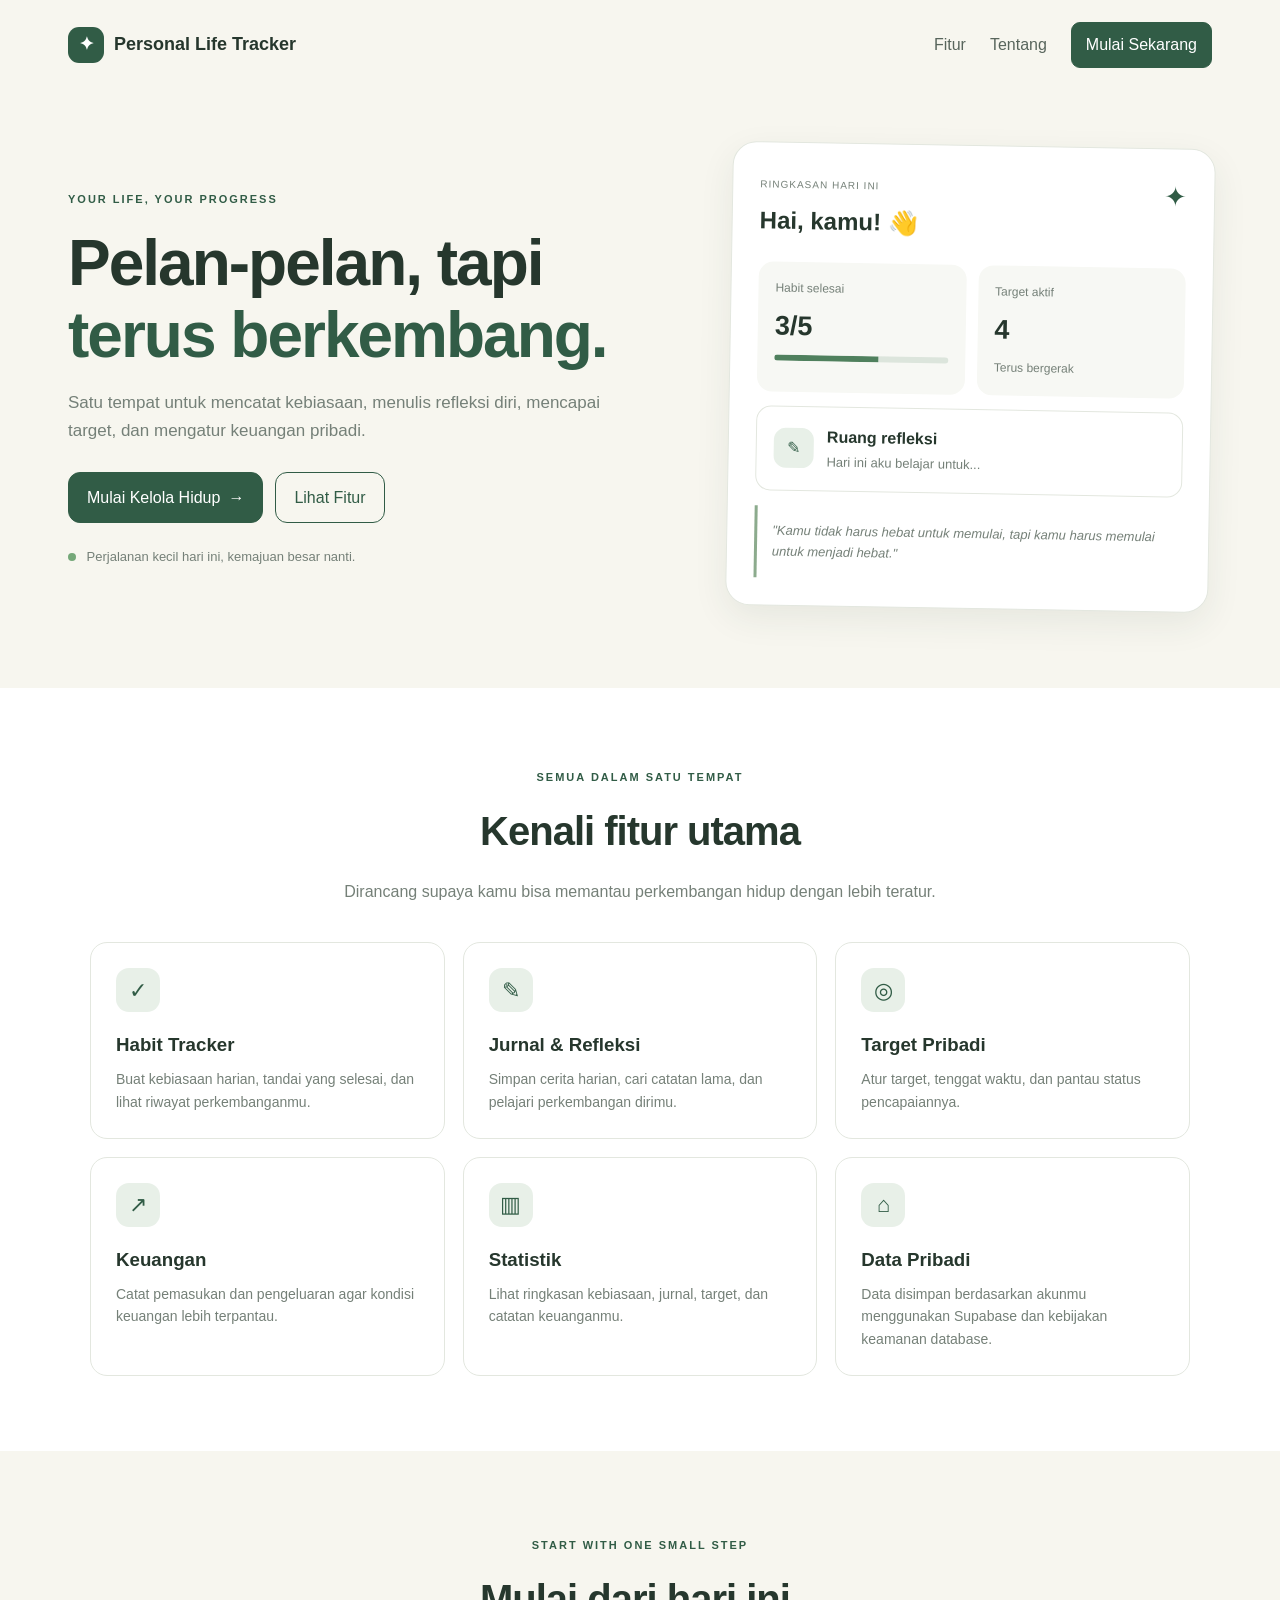
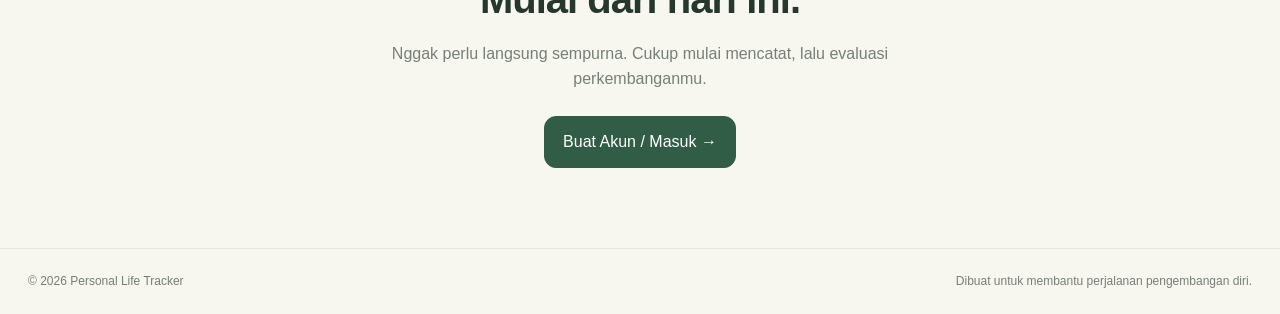
<file: index.html>
<!DOCTYPE html>
<html lang="id">
<head>
    <meta charset="UTF-8">
    <meta name="viewport" content="width=device-width, initial-scale=1.0">
    <meta name="description" content="Personal Life Tracker untuk mengatur kebiasaan, jurnal, target, dan keuangan pribadi.">
    <title>Personal Life Tracker</title>
    <link rel="stylesheet" href="css/style.css">
</head>
<body>
    <header class="site-header">
        <a href="index.html" class="brand">
            <span class="brand-icon">✦</span>
            Personal Life Tracker
        </a>
        <nav class="nav-links">
            <a href="#fitur">Fitur</a>
            <a href="#tentang">Tentang</a>
            <a href="pages/login.html" class="button button-small">Mulai Sekarang</a>
        </nav>
    </header>

    <main>
        <section class="hero">
            <div class="hero-content">
                <span class="eyebrow">YOUR LIFE, YOUR PROGRESS</span>
                <h1>Pelan-pelan, tapi <span class="accent-text">terus berkembang.</span></h1>
                <p>
                    Satu tempat untuk mencatat kebiasaan, menulis refleksi diri,
                    mencapai target, dan mengatur keuangan pribadi.
                </p>
                <div class="hero-actions">
                    <a href="pages/login.html" class="button">Mulai Kelola Hidup <span>→</span></a>
                    <a href="#fitur" class="button button-outline">Lihat Fitur</a>
                </div>
                <div class="hero-note">
                    <span class="status-dot"></span>
                    Perjalanan kecil hari ini, kemajuan besar nanti.
                </div>
            </div>

            <div class="hero-preview">
                <div class="preview-top">
                    <div>
                        <span class="muted">RINGKASAN HARI INI</span>
                        <h2>Hai, kamu! 👋</h2>
                    </div>
                    <span class="preview-symbol">✦</span>
                </div>
                <div class="preview-stat-grid">
                    <div class="preview-stat">
                        <span>Habit selesai</span>
                        <strong>3/5</strong>
                        <div class="mini-progress"><span style="width:60%"></span></div>
                    </div>
                    <div class="preview-stat">
                        <span>Target aktif</span>
                        <strong>4</strong>
                        <small>Terus bergerak</small>
                    </div>
                </div>
                <div class="preview-journal">
                    <span class="journal-icon">✎</span>
                    <div>
                        <strong>Ruang refleksi</strong>
                        <p>Hari ini aku belajar untuk...</p>
                    </div>
                </div>
                <div class="preview-quote">
                    "Kamu tidak harus hebat untuk memulai, tapi kamu harus memulai untuk menjadi hebat."
                </div>
            </div>
        </section>

        <section id="fitur" class="section">
            <div class="section-heading">
                <span class="eyebrow">SEMUA DALAM SATU TEMPAT</span>
                <h2>Kenali fitur utama</h2>
                <p>Dirancang supaya kamu bisa memantau perkembangan hidup dengan lebih teratur.</p>
            </div>

            <div class="feature-grid">
                <article class="feature-card">
                    <div class="feature-icon">✓</div>
                    <h3>Habit Tracker</h3>
                    <p>Buat kebiasaan harian, tandai yang selesai, dan lihat riwayat perkembanganmu.</p>
                </article>
                <article class="feature-card">
                    <div class="feature-icon">✎</div>
                    <h3>Jurnal & Refleksi</h3>
                    <p>Simpan cerita harian, cari catatan lama, dan pelajari perkembangan dirimu.</p>
                </article>
                <article class="feature-card">
                    <div class="feature-icon">◎</div>
                    <h3>Target Pribadi</h3>
                    <p>Atur target, tenggat waktu, dan pantau status pencapaiannya.</p>
                </article>
                <article class="feature-card">
                    <div class="feature-icon">↗</div>
                    <h3>Keuangan</h3>
                    <p>Catat pemasukan dan pengeluaran agar kondisi keuangan lebih terpantau.</p>
                </article>
                <article class="feature-card">
                    <div class="feature-icon">▥</div>
                    <h3>Statistik</h3>
                    <p>Lihat ringkasan kebiasaan, jurnal, target, dan catatan keuanganmu.</p>
                </article>
                <article class="feature-card">
                    <div class="feature-icon">⌂</div>
                    <h3>Data Pribadi</h3>
                    <p>Data disimpan berdasarkan akunmu menggunakan Supabase dan kebijakan keamanan database.</p>
                </article>
            </div>
        </section>

        <section id="tentang" class="closing-section">
            <span class="eyebrow">START WITH ONE SMALL STEP</span>
            <h2>Mulai dari hari ini.</h2>
            <p>Nggak perlu langsung sempurna. Cukup mulai mencatat, lalu evaluasi perkembanganmu.</p>
            <a href="pages/login.html" class="button">Buat Akun / Masuk →</a>
        </section>
    </main>

    <footer class="site-footer">
        <span>© <span id="year"></span> Personal Life Tracker</span>
        <span>Dibuat untuk membantu perjalanan pengembangan diri.</span>
    </footer>

    <script>
        document.getElementById("year").textContent = new Date().getFullYear();
    </script>
</body>
</html>
</file>
<file: css/style.css>
:root {
    --green: #315c46;
    --green-dark: #234332;
    --green-light: #e8f0e8;
    --cream: #f7f6ef;
    --white: #ffffff;
    --text: #26372d;
    --muted: #758078;
    --border: #e3e7df;
    --danger: #b84646;
    --shadow: 0 12px 35px rgba(37, 65, 47, 0.08);
}

* {
    box-sizing: border-box;
}

html {
    scroll-behavior: smooth;
}

body {
    margin: 0;
    background: var(--cream);
    color: var(--text);
    font-family: Inter, "Segoe UI", Arial, sans-serif;
    line-height: 1.6;
}

a {
    color: inherit;
    text-decoration: none;
}

button,
input,
textarea,
select {
    font: inherit;
}

button,
.button {
    display: inline-flex;
    justify-content: center;
    align-items: center;
    gap: 8px;
    border: 1px solid var(--green);
    border-radius: 12px;
    padding: 12px 18px;
    background: var(--green);
    color: white;
    cursor: pointer;
    transition: background 0.2s ease, transform 0.2s ease;
}

button:hover,
.button:hover {
    background: var(--green-dark);
    border-color: var(--green-dark);
    transform: translateY(-1px);
}

button:disabled {
    opacity: 0.55;
    cursor: not-allowed;
    transform: none;
}

button:focus-visible,
a:focus-visible {
    outline: 3px solid #91b69a;
    outline-offset: 3px;
}

.button-small {
    padding: 9px 14px;
    border-radius: 9px;
}

.button-outline {
    background: transparent;
    color: var(--green);
}

.button-outline:hover {
    color: white;
}

.button-danger {
    background: #fff1f0;
    color: var(--danger);
    border-color: #f2d0cd;
}

.button-danger:hover {
    background: var(--danger);
    color: white;
}

.button-link {
    display: inline-flex;
    justify-content: center;
    align-items: center;
    margin-top: 10px;
    padding: 10px 16px;
    border-radius: 8px;
    background: var(--green);
    color: white;
    text-align: center;
}

.button-link:hover {
    background: var(--green-dark);
}

/* =========================
   LANDING PAGE
========================= */

.site-header {
    max-width: 1200px;
    margin: auto;
    padding: 22px 28px;
    display: flex;
    align-items: center;
    justify-content: space-between;
    gap: 20px;
}

.brand {
    display: inline-flex;
    align-items: center;
    gap: 10px;
    font-weight: 800;
    font-size: 18px;
}

.brand-icon {
    display: grid;
    place-items: center;
    width: 36px;
    height: 36px;
    background: var(--green);
    color: white;
    border-radius: 11px;
}

.nav-links {
    display: flex;
    align-items: center;
    gap: 24px;
}

.nav-links a:not(.button) {
    color: #58655c;
}

.hero {
    max-width: 1200px;
    min-height: 540px;
    margin: auto;
    padding: 55px 28px 80px;
    display: grid;
    grid-template-columns: 1.1fr 0.9fr;
    align-items: center;
    gap: 70px;
}

.hero-content h1 {
    max-width: 680px;
    margin: 18px 0;
    font-size: clamp(38px, 5vw, 64px);
    line-height: 1.12;
    letter-spacing: -2px;
}

.hero-content > p {
    max-width: 570px;
    color: var(--muted);
    font-size: 17px;
}

.eyebrow {
    color: var(--green);
    font-size: 11px;
    font-weight: 800;
    letter-spacing: 2px;
}

.accent-text {
    color: var(--green);
}

.hero-actions {
    display: flex;
    flex-wrap: wrap;
    gap: 12px;
    margin-top: 28px;
}

.hero-note {
    margin-top: 24px;
    color: var(--muted);
    font-size: 13px;
}

.status-dot {
    display: inline-block;
    width: 8px;
    height: 8px;
    margin-right: 7px;
    border-radius: 50%;
    background: #75a879;
}

.hero-preview {
    padding: 27px;
    background: var(--white);
    border: 1px solid var(--border);
    border-radius: 24px;
    box-shadow: var(--shadow);
    transform: rotate(1deg);
}

.preview-top {
    display: flex;
    justify-content: space-between;
    align-items: flex-start;
}

.preview-top h2 {
    margin: 6px 0 22px;
}

.muted {
    color: var(--muted);
    font-size: 10px;
    letter-spacing: 1px;
}

.preview-symbol {
    color: var(--green);
    font-size: 27px;
}

.preview-stat-grid {
    display: grid;
    grid-template-columns: 1fr 1fr;
    gap: 12px;
}

.preview-stat {
    padding: 17px;
    border-radius: 15px;
    background: #f7f8f4;
}

.preview-stat span,
.preview-stat small {
    display: block;
    color: var(--muted);
    font-size: 12px;
}

.preview-stat strong {
    display: block;
    margin: 7px 0;
    font-size: 27px;
}

.mini-progress {
    height: 6px;
    background: #dce5dc;
    border-radius: 10px;
    overflow: hidden;
}

.mini-progress span {
    height: 100%;
    display: block;
    background: #4f805d;
}

.preview-journal {
    display: flex;
    gap: 13px;
    align-items: center;
    margin-top: 14px;
    padding: 17px;
    border: 1px solid var(--border);
    border-radius: 15px;
}

.journal-icon {
    display: grid;
    place-items: center;
    width: 40px;
    height: 40px;
    border-radius: 12px;
    background: var(--green-light);
    color: var(--green);
}

.preview-journal p {
    margin: 3px 0 0;
    color: var(--muted);
    font-size: 13px;
}

.preview-quote {
    margin-top: 15px;
    padding: 15px;
    border-left: 3px solid #8cab8d;
    color: var(--muted);
    font-size: 13px;
    font-style: italic;
}

.section {
    padding: 75px 28px;
    background: white;
}

.section-heading {
    max-width: 650px;
    margin: 0 auto 38px;
    text-align: center;
}

.section-heading h2,
.closing-section h2 {
    margin: 10px 0;
    font-size: clamp(28px, 4vw, 40px);
    letter-spacing: -1px;
}

.section-heading p,
.closing-section p {
    color: var(--muted);
}

.feature-grid {
    max-width: 1100px;
    margin: auto;
    display: grid;
    grid-template-columns: repeat(3, minmax(0, 1fr));
    gap: 18px;
}

.feature-card {
    padding: 25px;
    border: 1px solid var(--border);
    border-radius: 17px;
    background: white;
}

.feature-icon {
    display: grid;
    place-items: center;
    width: 44px;
    height: 44px;
    border-radius: 13px;
    background: var(--green-light);
    color: var(--green);
    font-size: 22px;
}

.feature-card h3 {
    margin: 18px 0 8px;
}

.feature-card p {
    margin: 0;
    color: var(--muted);
    font-size: 14px;
}

.closing-section {
    padding: 80px 24px;
    text-align: center;
}

.closing-section p {
    max-width: 550px;
    margin: 10px auto 24px;
}

.site-footer {
    display: flex;
    justify-content: space-between;
    gap: 15px;
    padding: 23px 28px;
    border-top: 1px solid var(--border);
    color: var(--muted);
    font-size: 12px;
}

/* =========================
   LOGIN DAN FORM
========================= */

.page-wrap {
    max-width: 1200px;
    margin: auto;
    padding: 28px;
}

.auth-layout {
    min-height: 100vh;
    display: grid;
    grid-template-columns: 1fr 1fr;
}

.auth-side {
    display: flex;
    flex-direction: column;
    justify-content: center;
    padding: 8%;
    background: var(--green);
    color: white;
}

.auth-side h1 {
    font-size: clamp(32px, 4vw, 52px);
    line-height: 1.15;
}

.auth-side p {
    color: #e0e9e0;
}

.auth-main {
    display: grid;
    place-items: center;
    padding: 28px;
}

.auth-card {
    width: 100%;
    max-width: 430px;
    padding: 30px;
    border: 1px solid var(--border);
    border-radius: 20px;
    background: white;
    box-shadow: var(--shadow);
}

.auth-card h2 {
    margin: 0 0 5px;
}

.form-group {
    display: flex;
    flex-direction: column;
    gap: 6px;
    margin: 16px 0;
}

.form-group label {
    font-size: 13px;
    font-weight: 700;
}

input,
textarea,
select {
    width: 100%;
    min-width: 0;
    padding: 11px 12px;
    color: var(--text);
    background: white;
    border: 1px solid #dce2da;
    border-radius: 10px;
    outline: none;
}

input:focus,
textarea:focus,
select:focus {
    border-color: #6e9878;
    box-shadow: 0 0 0 3px rgba(110, 152, 120, 0.12);
}

input[type="checkbox"] {
    width: auto;
    accent-color: var(--green);
    cursor: pointer;
}

textarea {
    resize: vertical;
    min-height: 110px;
}

.full-width {
    width: 100%;
}

.muted-text {
    color: var(--muted);
    font-size: 13px;
}

/* =========================
   NOTIFIKASI
========================= */

.notice {
    margin: 12px 0;
    padding: 12px;
    border-radius: 10px;
    font-size: 13px;
    overflow-wrap: anywhere;
}

.notice:empty,
.notice[hidden] {
    display: none;
}

.notice-success {
    color: #245b36;
    background: #e8f5e9;
}

.notice-error {
    color: #8e2929;
    background: #fff0ef;
}

/* =========================
   APLIKASI DAN DASHBOARD
========================= */

.app-shell {
    max-width: 1300px;
    margin: auto;
    padding: 22px;
}

.app-header {
    display: flex;
    align-items: center;
    justify-content: space-between;
    gap: 18px;
    margin-bottom: 25px;
}

.app-header h1 {
    margin: 0;
    font-size: 28px;
}

.app-header p {
    margin: 4px 0 0;
    color: var(--muted);
}

.app-actions {
    display: flex;
    align-items: center;
    gap: 10px;
    flex-wrap: wrap;
}

.app-nav {
    display: flex;
    align-items: center;
    gap: 8px;
    flex-wrap: wrap;
    margin-bottom: 22px;
}

.app-nav > a {
    padding: 9px 13px;
    border: 1px solid var(--border);
    border-radius: 10px;
    background: white;
    font-size: 13px;
}

.app-nav > a:hover {
    color: var(--green);
    border-color: #a8bea9;
}

.page-heading {
    margin: 20px 0 25px;
}

.page-heading h1 {
    margin: 0 0 8px;
    font-size: clamp(28px, 4vw, 38px);
    line-height: 1.2;
}

.page-heading p {
    margin: 0;
    color: var(--muted);
}

.stats-grid {
    display: grid;
    grid-template-columns: repeat(4, minmax(0, 1fr));
    gap: 14px;
    margin-bottom: 22px;
}

.stat-card,
.panel {
    min-width: 0;
    padding: 20px;
    border: 1px solid var(--border);
    border-radius: 16px;
    background: white;
    box-shadow: 0 5px 18px rgba(37, 65, 47, 0.035);
}

.stat-card span {
    display: block;
    color: var(--muted);
    font-size: 13px;
}

.stat-card strong,
.stat-card h3 {
    display: block;
    margin: 6px 0 0;
    font-size: 26px;
    overflow-wrap: anywhere;
}

.dashboard-grid {
    display: grid;
    grid-template-columns: repeat(2, minmax(0, 1fr));
    gap: 18px;
    align-items: start;
}

.panel {
    margin-bottom: 18px;
    scroll-margin-top: 20px;
}

.panel h2 {
    margin: 0 0 6px;
    font-size: 19px;
}

.panel h3 {
    margin: 20px 0 10px;
    font-size: 16px;
}

.panel-description {
    margin: 0 0 17px;
    color: var(--muted);
    font-size: 13px;
}

.panel-wide {
    grid-column: 1 / -1;
}

/* =========================
   FORM APLIKASI
========================= */

.inline-form {
    display: flex;
    align-items: flex-end;
    flex-wrap: wrap;
    gap: 9px;
    margin: 14px 0;
}

.inline-form > input,
.inline-form > select {
    flex: 1;
    min-width: 150px;
}

.inline-form .form-group {
    flex: 1;
    min-width: 180px;
}

.form-group input,
.form-group textarea,
.form-group select {
    width: 100%;
}

/* =========================
   DAFTAR DATA
========================= */

.item-list {
    display: grid;
    gap: 10px;
    max-height: 300px;
    overflow-y: auto;
    overflow-x: hidden;
    padding: 2px 4px 2px 0;
    scrollbar-width: thin;
    scrollbar-color: #a7b9a8 transparent;
}

.item-list:empty {
    display: none;
}

.item-row {
    display: flex;
    align-items: flex-start;
    justify-content: space-between;
    gap: 12px;
    min-width: 0;
    padding: 13px;
    border: 1px solid var(--border);
    border-radius: 12px;
}

.item-main {
    display: flex;
    align-items: flex-start;
    gap: 10px;
    min-width: 0;
    flex: 1;
    overflow-wrap: anywhere;
}

.item-main > div {
    min-width: 0;
}

.item-main input[type="checkbox"] {
    flex-shrink: 0;
    margin-top: 6px;
}

.item-main strong {
    display: block;
    overflow-wrap: anywhere;
}

.item-main p {
    margin: 4px 0 0;
    color: var(--muted);
    font-size: 12px;
    overflow-wrap: anywhere;
    white-space: pre-wrap;
}

.item-actions {
    display: flex;
    flex-wrap: wrap;
    gap: 6px;
}

.item-actions button {
    padding: 6px 9px;
    font-size: 12px;
    border-radius: 8px;
}

.completed-text {
    color: var(--muted);
    text-decoration: line-through;
}

.empty-state {
    padding: 22px 12px;
    color: var(--muted);
    text-align: center;
    font-size: 13px;
}

.progress-track {
    height: 7px;
    margin-top: 8px;
    border-radius: 10px;
    background: #e7ece6;
    overflow: hidden;
}

.progress-fill {
    height: 100%;
    background: #4d805a;
}

/* =========================
   FINANCE
========================= */

.money-positive {
    color: #2d7543;
}

.money-negative {
    color: #b84646;
}

.filter-row {
    display: grid;
    grid-template-columns: repeat(3, minmax(0, 1fr));
    gap: 9px;
    margin: 12px 0;
}

.small-label {
    display: block;
    margin-bottom: 5px;
    color: var(--muted);
    font-size: 11px;
}

#journalContent {
    min-height: 160px;
}

/* =========================
   MENU FITUR TIGA TITIK
========================= */

.feature-menu {
    position: relative;
}

.feature-menu-dropdown {
    position: absolute;
    top: calc(100% + 8px);
    right: 0;
    z-index: 1000;
    min-width: 220px;
    max-width: calc(100vw - 40px);
    padding: 8px;
    background: var(--white);
    border: 1px solid var(--border);
    border-radius: 12px;
    box-shadow: var(--shadow);
}

.feature-menu-dropdown[hidden],
[hidden] {
    display: none !important;
}

.feature-menu-dropdown a {
    display: block;
    padding: 11px 12px;
    border-radius: 8px;
    color: var(--text);
    font-size: 14px;
}

.feature-menu-dropdown a:hover {
    background: var(--green-light);
    color: var(--green-dark);
}

/* =========================
   FOOTER APLIKASI
========================= */

.app-footer {
    margin-top: 30px;
    padding: 20px 0;
    border-top: 1px solid var(--border);
    color: var(--muted);
    text-align: center;
    font-size: 12px;
}

/* =========================
   RESPONSIVE TABLET
========================= */

@media (max-width: 850px) {
    .hero {
        grid-template-columns: 1fr;
        gap: 35px;
    }

    .hero-preview {
        max-width: 560px;
        width: 100%;
        margin: auto;
    }

    .feature-grid {
        grid-template-columns: repeat(2, minmax(0, 1fr));
    }

    .auth-layout {
        grid-template-columns: 1fr;
    }

    .auth-side {
        padding: 35px 28px;
    }

    .auth-side h1 {
        font-size: 34px;
        margin: 12px 0;
    }

    .stats-grid {
        grid-template-columns: repeat(2, minmax(0, 1fr));
    }
}

/* =========================
   RESPONSIVE HP
========================= */

@media (max-width: 600px) {
    .site-header {
        padding: 15px 18px;
        flex-wrap: wrap;
    }

    .nav-links {
        width: 100%;
        justify-content: space-between;
        gap: 10px;
        font-size: 13px;
    }

    .hero {
        padding: 38px 18px 55px;
    }

    .hero-content h1 {
        letter-spacing: -1px;
    }

    .hero-preview {
        padding: 18px;
        transform: none;
    }

    .section {
        padding: 55px 18px;
    }

    .feature-grid {
        grid-template-columns: 1fr;
    }

    .site-footer {
        flex-direction: column;
        padding: 20px 18px;
    }

    .page-wrap,
    .app-shell {
        padding: 16px;
    }

    .app-header {
        align-items: flex-start;
        flex-direction: column;
        gap: 16px;
    }

    .app-actions {
        width: 100%;
        flex-wrap: wrap;
    }

    .app-nav {
        align-items: center;
    }

    .dashboard-grid {
        grid-template-columns: 1fr;
    }

    .panel-wide {
        grid-column: auto;
    }

    .stats-grid {
        grid-template-columns: repeat(2, minmax(0, 1fr));
        gap: 10px;
    }

    .stat-card,
    .panel {
        padding: 15px;
    }

    .stat-card strong,
    .stat-card h3 {
        font-size: 22px;
    }

    .inline-form {
        flex-direction: column;
        align-items: stretch;
    }

    .inline-form > input,
    .inline-form > select,
    .inline-form .form-group {
        width: 100%;
        min-width: 100%;
    }

    .filter-row {
        grid-template-columns: 1fr;
    }

    .item-row {
        flex-direction: column;
        gap: 12px;
    }

    .item-actions {
        width: 100%;
    }

    .item-actions button {
        flex: 1;
        min-width: 65px;
    }

    .auth-main {
        padding: 18px;
    }

    .auth-card {
        padding: 22px;
    }

    .feature-menu-dropdown {
        right: 0;
        max-width: calc(100vw - 40px);
    }
}
</file>
